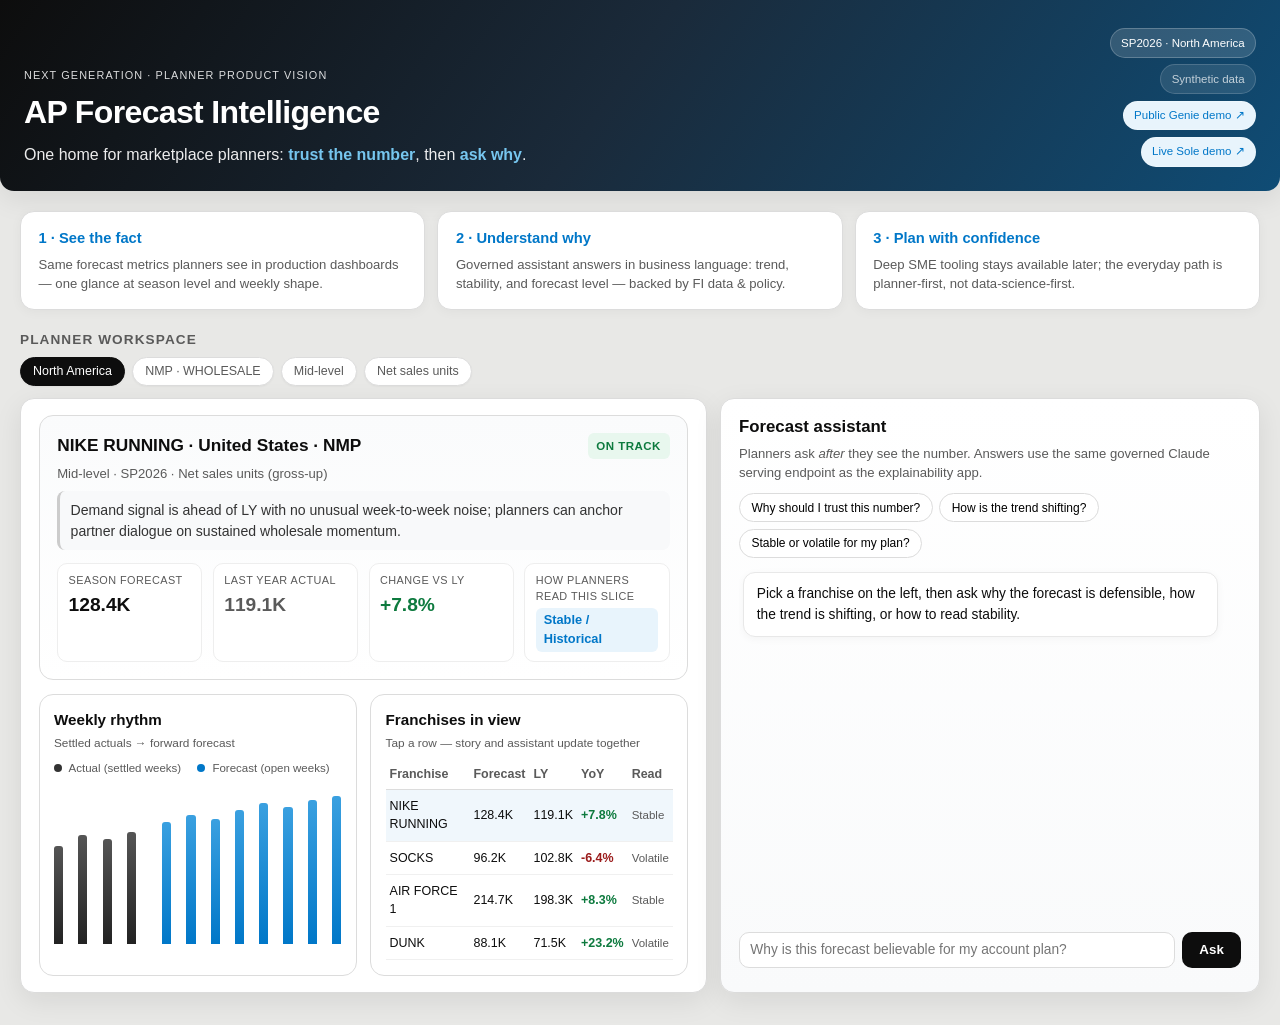
<file: static/index.html>
<!DOCTYPE html>
<html lang="en">
  <head>
    <meta charset="UTF-8" />
    <meta name="viewport" content="width=device-width, initial-scale=1.0" />
    <title>AP Forecast Intelligence</title>
    <link rel="stylesheet" href="styles.css" />
  </head>
  <body>
    <div class="shell">
      <header class="hero-header">
        <div class="hero-copy">
          <p class="eyebrow">Next generation · planner product vision</p>
          <h1>AP Forecast Intelligence</h1>
          <p class="lead">
            One home for marketplace planners: <strong>trust the number</strong>, then
            <strong>ask why</strong>.
          </p>
        </div>
        <div class="hero-meta">
          <span class="badge">SP2026 · North America</span>
          <span class="badge muted">Synthetic data</span>
          <a class="badge link-badge" href="genie-demo.html">Public Genie demo ↗</a>
          <a class="badge link-badge" href="side-by-side.html">Live Sole demo ↗</a>
        </div>
      </header>

      <section class="story-rail" aria-label="Product story">
        <article class="story-pillar">
          <h3>1 · See the fact</h3>
          <p>Same forecast metrics planners see in production dashboards — one glance at season level and weekly shape.</p>
        </article>
        <article class="story-pillar">
          <h3>2 · Understand why</h3>
          <p>Governed assistant answers in business language: trend, stability, and forecast level — backed by FI data &amp; policy.</p>
        </article>
        <article class="story-pillar">
          <h3>3 · Plan with confidence</h3>
          <p>Deep SME tooling stays available later; the everyday path is planner-first, not data-science-first.</p>
        </article>
      </section>

      <h2 class="section-title">Planner workspace</h2>
      <div class="filters" aria-label="Context filters">
        <button type="button" class="chip active">North America</button>
        <button type="button" class="chip">NMP · WHOLESALE</button>
        <button type="button" class="chip">Mid-level</button>
        <button type="button" class="chip">Net sales units</button>
      </div>

      <div class="main">
        <section class="facts">
          <article class="hero-card">
            <div class="card-top">
              <h2 id="segment-title">Nike Running · United States · NMP</h2>
              <span class="signal" id="signal-tag">On track</span>
            </div>
            <p class="meta" id="segment-meta">Mid-level · SP2026 · Net sales units (gross-up)</p>
            <p class="planner-line" id="planner-line">
              Marketplace planner view — wholesale net sales, unconstrained demand signal
              for planning (not o9 supply).
            </p>
            <div class="kpi-row">
              <div class="kpi-tile">
                <span class="kpi-label">Season forecast</span>
                <span class="kpi-value" id="kpi-fc">128.4K</span>
              </div>
              <div class="kpi-tile">
                <span class="kpi-label">Last year actual</span>
                <span class="kpi-value muted" id="kpi-ly">119.1K</span>
              </div>
              <div class="kpi-tile">
                <span class="kpi-label">Change vs LY</span>
                <span class="kpi-value accent" id="kpi-yoy">+7.8%</span>
              </div>
              <div class="kpi-tile wide">
                <span class="kpi-label">How planners read this slice</span>
                <span class="pill" id="kpi-pill">Stable / Historical</span>
              </div>
            </div>
          </article>

          <div class="grid-2">
            <article class="chart-card">
              <h3>Weekly rhythm</h3>
              <p class="hint">Settled actuals → forward forecast</p>
              <div class="legend">
                <span><i class="dot actual"></i> Actual (settled weeks)</span>
                <span><i class="dot forecast"></i> Forecast (open weeks)</span>
              </div>
              <div class="bars" id="chart-bars"></div>
            </article>

            <article class="table-card">
              <h3>Franchises in view</h3>
              <p class="hint">Tap a row — story and assistant update together</p>
              <table>
                <thead>
                  <tr>
                    <th>Franchise</th>
                    <th>Forecast</th>
                    <th>LY</th>
                    <th>YoY</th>
                    <th>Read</th>
                  </tr>
                </thead>
                <tbody id="segment-table"></tbody>
              </table>
            </article>
          </div>

        </section>

        <aside class="assistant">
          <div class="chat-header">
            <h2>Forecast assistant</h2>
          </div>
          <p class="assistant-framing">
            Planners ask <em>after</em> they see the number. Answers use the same
            governed Claude serving endpoint as the explainability app.
          </p>
          <div class="chips" id="prompt-chips"></div>
          <div class="thread" id="chat-thread"></div>
          <form class="composer" id="chat-form">
            <input
              id="chat-input"
              placeholder="Why is this forecast believable for my account plan?"
              autocomplete="off"
            />
            <button type="submit">Ask</button>
          </form>
          <p class="proto-note" id="chat-status"></p>
        </aside>
      </div>
    </div>
    <script src="app.js"></script>
  </body>
</html>
</file>
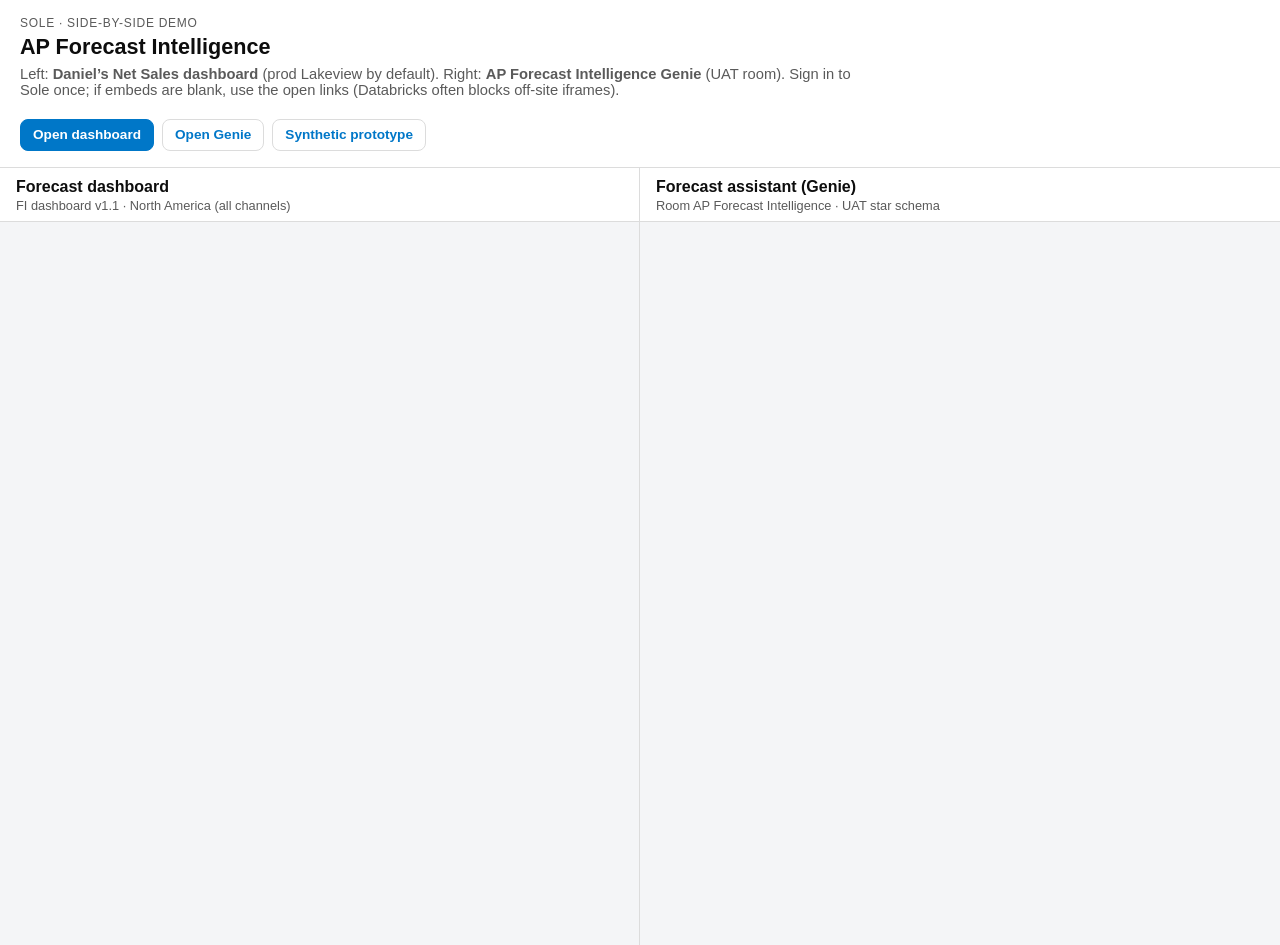
<file: static/side-by-side.html>
<!DOCTYPE html>
<html lang="en">
  <head>
    <meta charset="UTF-8" />
    <meta name="viewport" content="width=device-width, initial-scale=1.0" />
    <title>AP Forecast Intelligence — dashboard + Genie</title>
    <link rel="stylesheet" href="side-by-side.css" />
  </head>
  <body>
    <header class="top">
      <div>
        <p class="eyebrow">Sole · side-by-side demo</p>
        <h1>AP Forecast Intelligence</h1>
        <p class="lead">
          Left: <strong>Daniel’s Net Sales dashboard</strong> (prod Lakeview by default). Right:
          <strong>AP Forecast Intelligence Genie</strong> (UAT room). Sign in to Sole once;
          if embeds are blank, use the open links (Databricks often blocks off-site iframes).
        </p>
        <p class="param-hint" id="param-hint"></p>
      </div>
      <nav class="actions" aria-label="Open in new tabs">
        <a id="dash-open" href="#" target="_blank" rel="noopener">Open dashboard</a>
        <a id="genie-open" href="#" target="_blank" rel="noopener">Open Genie</a>
        <a href="index.html">Synthetic prototype</a>
      </nav>
    </header>

    <main class="split" aria-label="Dashboard and Genie">
      <section class="pane">
        <h2>Forecast dashboard</h2>
        <p class="pane-meta" id="dash-meta">Loading…</p>
        <iframe
          id="dash-frame"
          title="AP Forecasting Net Sales Dashboard"
          loading="lazy"
        ></iframe>
      </section>
      <section class="pane">
        <h2>Forecast assistant (Genie)</h2>
        <p class="pane-meta">Room AP Forecast Intelligence · UAT star schema</p>
        <iframe
          id="genie-frame"
          title="AP Forecast Intelligence Genie"
          loading="lazy"
        ></iframe>
      </section>
    </main>
    <script src="side-by-side.js"></script>
  </body>
</html>
</file>
<file: static/styles.css>
:root {
  --bg: #e8e8e6;
  --bg-hero: linear-gradient(125deg, #0d0d0d 0%, #1a2a3a 48%, #0f4c75 100%);
  --panel: #fff;
  --ink: #0d0d0d;
  --muted: #5a5a5a;
  --accent: #0077c8;
  --accent-soft: #e8f4fc;
  --good: #0d7a3e;
  --warn: #b54708;
  --hot: #9b1c1c;
  --border: #dcdcdc;
  --bot: #f4f5f7;
  --shadow: 0 8px 28px rgba(0, 0, 0, 0.08);
  --radius: 14px;
  font-family: "Helvetica Neue", Helvetica, Arial, sans-serif;
}

* {
  box-sizing: border-box;
}

body {
  margin: 0;
  background: var(--bg);
  color: var(--ink);
  line-height: 1.45;
}

.shell {
  max-width: 1280px;
  margin: 0 auto;
  padding: 0 1.25rem 2rem;
}

.hero-header {
  display: flex;
  justify-content: space-between;
  align-items: flex-end;
  gap: 1.5rem;
  margin: 0 -1.25rem 1.25rem;
  padding: 1.75rem 1.5rem 1.5rem;
  background: var(--bg-hero);
  color: #fff;
  border-radius: 0 0 var(--radius) var(--radius);
  box-shadow: var(--shadow);
}

.hero-copy .eyebrow {
  text-transform: uppercase;
  letter-spacing: 0.1em;
  font-size: 0.68rem;
  opacity: 0.85;
  margin: 0 0 0.35rem;
}

.hero-header h1 {
  margin: 0;
  font-size: clamp(1.5rem, 3vw, 2rem);
  font-weight: 700;
  letter-spacing: -0.02em;
}

.lead {
  margin: 0.5rem 0 0;
  font-size: 1rem;
  max-width: 36rem;
  opacity: 0.92;
}

.lead strong {
  color: #7fd4ff;
  font-weight: 600;
}

.hero-meta {
  display: flex;
  flex-direction: column;
  gap: 0.4rem;
  align-items: flex-end;
}

.badge {
  font-size: 0.72rem;
  padding: 0.35rem 0.65rem;
  border-radius: 999px;
  background: rgba(255, 255, 255, 0.14);
  border: 1px solid rgba(255, 255, 255, 0.22);
}

.badge.link-badge {
  text-decoration: none;
  color: var(--accent);
  background: var(--accent-soft);
}

.badge.muted {
  opacity: 0.75;
}

.story-rail {
  display: grid;
  grid-template-columns: repeat(3, 1fr);
  gap: 0.75rem;
  margin-bottom: 1.25rem;
}

.story-pillar {
  background: var(--panel);
  border: 1px solid var(--border);
  border-radius: var(--radius);
  padding: 1rem 1.1rem;
  box-shadow: 0 2px 12px rgba(0, 0, 0, 0.04);
}

.story-pillar h3 {
  margin: 0 0 0.35rem;
  font-size: 0.92rem;
  color: var(--accent);
}

.story-pillar p {
  margin: 0;
  font-size: 0.82rem;
  color: var(--muted);
}

.section-title {
  font-size: 0.85rem;
  text-transform: uppercase;
  letter-spacing: 0.08em;
  color: var(--muted);
  margin: 0 0 0.5rem;
}

.filters {
  display: flex;
  flex-wrap: wrap;
  gap: 0.45rem;
  margin-bottom: 0.75rem;
}

.chip {
  font-size: 0.78rem;
  padding: 0.38rem 0.75rem;
  border-radius: 999px;
  border: 1px solid var(--border);
  background: #fff;
  color: var(--muted);
  cursor: default;
  box-shadow: 0 1px 2px rgba(0, 0, 0, 0.04);
}

.chip.active {
  background: var(--ink);
  color: #fff;
  border-color: var(--ink);
}

.main {
  display: grid;
  grid-template-columns: 1.12fr 0.88fr;
  gap: 0.85rem;
  align-items: stretch;
}

.facts,
.assistant {
  background: var(--panel);
  border: 1px solid var(--border);
  border-radius: var(--radius);
  padding: 1rem 1.1rem;
  box-shadow: var(--shadow);
}

.hero-card {
  border: 1px solid var(--border);
  border-radius: var(--radius);
  padding: 1.1rem;
  margin-bottom: 0.85rem;
  background: linear-gradient(180deg, #fafbfc, #fff);
}

.card-top {
  display: flex;
  justify-content: space-between;
  align-items: flex-start;
  gap: 0.5rem;
}

.hero-card h2 {
  margin: 0;
  font-size: 1.08rem;
}

.signal {
  font-size: 0.72rem;
  font-weight: 700;
  text-transform: uppercase;
  letter-spacing: 0.04em;
  padding: 0.28rem 0.55rem;
  border-radius: 6px;
  white-space: nowrap;
}

.signal-ok {
  background: #e8f7ee;
  color: var(--good);
}

.signal-warn {
  background: #fff4e5;
  color: var(--warn);
}

.signal-hot {
  background: #fdecec;
  color: var(--hot);
}

.meta {
  color: var(--muted);
  font-size: 0.82rem;
  margin: 0.35rem 0 0.5rem;
}

.planner-line {
  margin: 0 0 0.85rem;
  font-size: 0.88rem;
  color: #333;
  padding: 0.55rem 0.65rem;
  background: #f8f9fa;
  border-radius: 8px;
  border-left: 3px solid #ccc;
}

.kpi-row {
  display: grid;
  grid-template-columns: repeat(4, 1fr);
  gap: 0.65rem;
}

.kpi-tile {
  background: #fff;
  border: 1px solid #eee;
  border-radius: 10px;
  padding: 0.55rem 0.65rem;
}

.kpi-tile.wide {
  grid-column: span 1;
}

.kpi-label {
  display: block;
  font-size: 0.68rem;
  color: var(--muted);
  text-transform: uppercase;
  letter-spacing: 0.04em;
}

.kpi-value {
  font-size: 1.2rem;
  font-weight: 700;
  margin-top: 0.15rem;
  display: block;
}

.kpi-value.muted {
  color: var(--muted);
  font-weight: 600;
}

.kpi-value.accent {
  color: var(--good);
}

.pill {
  display: inline-block;
  margin-top: 0.2rem;
  padding: 0.22rem 0.5rem;
  border-radius: 6px;
  background: var(--accent-soft);
  color: var(--accent);
  font-size: 0.8rem;
  font-weight: 600;
}

.grid-2 {
  display: grid;
  grid-template-columns: 1fr 1fr;
  gap: 0.85rem;
}

.chart-card,
.table-card {
  border: 1px solid var(--border);
  border-radius: var(--radius);
  padding: 0.9rem;
  background: #fff;
}

.chart-card h3,
.table-card h3 {
  margin: 0 0 0.2rem;
  font-size: 0.95rem;
}

.hint {
  margin: 0 0 0.5rem;
  font-size: 0.74rem;
  color: var(--muted);
}

.legend {
  display: flex;
  gap: 1rem;
  font-size: 0.72rem;
  color: var(--muted);
  margin-bottom: 0.5rem;
}

.dot {
  display: inline-block;
  width: 8px;
  height: 8px;
  border-radius: 50%;
  margin-right: 4px;
}

.dot.actual {
  background: #333;
}

.dot.forecast {
  background: var(--accent);
}

.bars {
  display: flex;
  align-items: flex-end;
  gap: 4px;
  height: 160px;
  padding-top: 4px;
}

.bar-group {
  flex: 1;
  display: flex;
  gap: 2px;
  align-items: flex-end;
  height: 100%;
  min-width: 10px;
}

.bar {
  width: 45%;
  flex: none;
  border-radius: 3px 3px 0 0;
  min-height: 0;
  transition: height 0.25s ease;
}

.bar.actual {
  background: linear-gradient(180deg, #555, #222);
}

.bar.forecast {
  background: linear-gradient(180deg, #3aa0e0, var(--accent));
}

table {
  width: 100%;
  border-collapse: collapse;
  font-size: 0.78rem;
}

th {
  text-align: left;
  color: var(--muted);
  font-weight: 600;
  border-bottom: 1px solid var(--border);
  padding: 0.35rem 0.25rem;
}

td {
  padding: 0.45rem 0.25rem;
  border-bottom: 1px solid #f0f0f0;
}

td.yoy-up {
  color: var(--good);
  font-weight: 600;
}

td.yoy-down {
  color: var(--hot);
  font-weight: 600;
}

.read-cell {
  font-size: 0.72rem;
  color: var(--muted);
}

tr.selectable {
  cursor: pointer;
  transition: background 0.15s ease;
}

tr.selectable:hover,
tr.selected {
  background: #f0f7fc;
}

.assistant {
  display: flex;
  flex-direction: column;
  min-height: 560px;
  background: linear-gradient(180deg, #fff 0%, #f9fafb 100%);
}

.chat-header {
  display: flex;
  justify-content: space-between;
  align-items: flex-start;
  gap: 0.5rem;
  margin-bottom: 0.35rem;
}

.chat-header h2 {
  margin: 0;
  font-size: 1.05rem;
}

.bubble.bot.loading {
  color: var(--muted);
  font-style: italic;
}

.bubble.bot.error {
  border-color: #f5c2c2;
  background: #fff5f5;
  color: #9b1c1c;
}

.assistant-framing {
  margin: 0 0 0.65rem;
  font-size: 0.82rem;
  color: var(--muted);
}

.chips {
  display: flex;
  flex-wrap: wrap;
  gap: 0.4rem;
  margin-bottom: 0.6rem;
}

.chip-btn {
  border: 1px solid var(--border);
  background: #fff;
  border-radius: 999px;
  padding: 0.42rem 0.72rem;
  font-size: 0.75rem;
  cursor: pointer;
  transition: all 0.15s ease;
}

.chip-btn:hover {
  border-color: var(--accent);
  color: var(--accent);
  background: var(--accent-soft);
}

.thread {
  flex: 1;
  overflow: auto;
  display: flex;
  flex-direction: column;
  gap: 0.55rem;
  margin-bottom: 0.6rem;
  min-height: 220px;
  padding: 0.25rem;
}

.bubble {
  max-width: 96%;
  padding: 0.7rem 0.8rem;
  border-radius: 12px;
  font-size: 0.86rem;
  line-height: 1.5;
}

.bubble.user {
  align-self: flex-end;
  background: var(--ink);
  color: #fff;
}

.bubble.bot {
  align-self: flex-start;
  background: #fff;
  border: 1px solid #e8e8e8;
  box-shadow: 0 2px 8px rgba(0, 0, 0, 0.04);
}

.bubble.bot strong {
  color: var(--ink);
}

.composer {
  display: flex;
  gap: 0.45rem;
}

.composer input {
  flex: 1;
  border: 1px solid var(--border);
  border-radius: 10px;
  padding: 0.58rem 0.65rem;
  font-size: 0.86rem;
}

.composer button {
  border: none;
  background: var(--ink);
  color: #fff;
  border-radius: 10px;
  padding: 0 1.1rem;
  font-weight: 600;
  cursor: pointer;
}

.proto-note {
  margin: 0.5rem 0 0;
  font-size: 0.7rem;
  color: var(--muted);
}

@media (max-width: 1000px) {
  .story-rail,
  .main,
  .grid-2,
  .kpi-row {
    grid-template-columns: 1fr;
  }

  .hero-header {
    flex-direction: column;
    align-items: flex-start;
  }

  .hero-meta {
    align-items: flex-start;
  }
}
</file>
<file: static/side-by-side.css>
:root {
  --ink: #0d0d0d;
  --muted: #5a5a5a;
  --border: #dcdcdc;
  --accent: #0077c8;
  font-family: "Helvetica Neue", Helvetica, Arial, sans-serif;
}

* {
  box-sizing: border-box;
}

body {
  margin: 0;
  min-height: 100vh;
  display: flex;
  flex-direction: column;
  background: #ececec;
  color: var(--ink);
}

.top {
  display: flex;
  flex-wrap: wrap;
  justify-content: space-between;
  gap: 1rem;
  padding: 1rem 1.25rem;
  background: #fff;
  border-bottom: 1px solid var(--border);
}

.eyebrow {
  margin: 0;
  font-size: 0.75rem;
  text-transform: uppercase;
  letter-spacing: 0.06em;
  color: var(--muted);
}

h1 {
  margin: 0.25rem 0;
  font-size: 1.35rem;
}

.lead {
  margin: 0.35rem 0 0;
  max-width: 52rem;
  font-size: 0.92rem;
  color: var(--muted);
}

.param-hint {
  margin: 0.35rem 0 0;
  font-size: 0.8rem;
  color: var(--muted);
  font-family: ui-monospace, SFMono-Regular, Menlo, monospace;
}

.actions {
  display: flex;
  flex-wrap: wrap;
  align-items: center;
  gap: 0.5rem;
}

.actions a {
  padding: 0.45rem 0.75rem;
  border-radius: 8px;
  border: 1px solid var(--border);
  background: #fff;
  color: var(--accent);
  text-decoration: none;
  font-size: 0.85rem;
  font-weight: 600;
}

.actions a:first-of-type {
  background: var(--accent);
  color: #fff;
  border-color: var(--accent);
}

.split {
  flex: 1;
  display: grid;
  grid-template-columns: 1fr 1fr;
  gap: 0;
  min-height: 0;
}

@media (max-width: 960px) {
  .split {
    grid-template-columns: 1fr;
  }
}

.pane {
  display: flex;
  flex-direction: column;
  min-height: 50vh;
  background: #fff;
  border-right: 1px solid var(--border);
}

.pane:last-child {
  border-right: none;
}

.pane h2 {
  margin: 0;
  padding: 0.65rem 1rem 0;
  font-size: 1rem;
}

.pane-meta {
  margin: 0;
  padding: 0.15rem 1rem 0.5rem;
  font-size: 0.8rem;
  color: var(--muted);
}

iframe {
  flex: 1;
  width: 100%;
  min-height: calc(100vh - 11rem);
  border: none;
  border-top: 1px solid var(--border);
  background: #f4f5f7;
}
</file>
